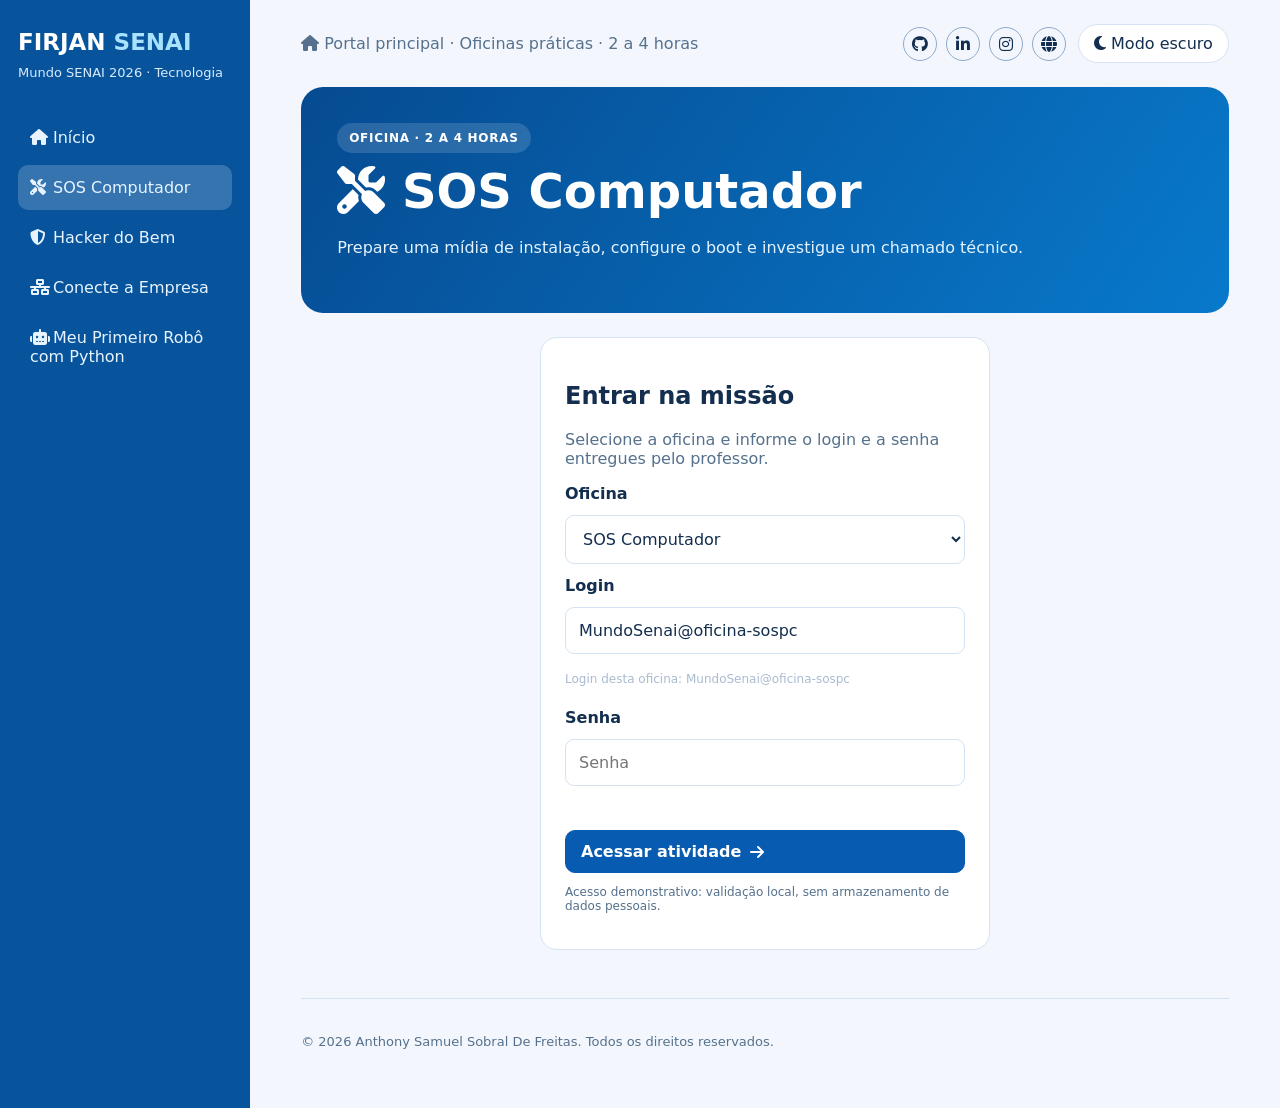
<file: index.html>
<!doctype html><html lang="pt-BR"><head><meta charset="utf-8"><meta name="viewport" content="width=device-width,initial-scale=1"><title>SOS Computador | Mundo SENAI 2026</title><link rel="stylesheet" href="style.css"><link rel="stylesheet" href="https://cdnjs.cloudflare.com/ajax/libs/font-awesome/6.7.2/css/all.min.css"><style>.ms-social{display:flex;align-items:center;justify-content:flex-end;gap:9px;margin-left:auto}.ms-social a{display:inline-flex;align-items:center;justify-content:center;width:34px;height:34px;border:1px solid #8eaaca;border-radius:50%;color:inherit;text-decoration:none}.ms-social a:hover{background:#a8d9ff33}.ms-quick{display:flex;gap:8px;flex-wrap:wrap;margin:12px 0}.ms-quick a{border:1px solid #8eaaca;border-radius:8px;padding:8px 10px;text-decoration:none;color:inherit}.ms-material{display:flex;gap:8px;flex-wrap:wrap;margin:12px 0}.ms-material a{padding:9px;border:1px solid #8eaaca;border-radius:8px;color:inherit;text-decoration:none}</style></head><body><div class="layout"><aside class="side"><div class="brand">FIRJAN <span style="color:#a8e2ff">SENAI</span><small>Mundo SENAI 2026 · Tecnologia</small></div><nav><a class="" href="https://sammyfreitas.github.io/mundo-senai-2026/"><i class="fa-solid fa-house"></i>Início</a><a class="active" href="https://sammyfreitas.github.io/mundo-senai-2026/sos-pc.html" target="_blank" rel="noopener noreferrer"><i class="fa-solid fa-screwdriver-wrench"></i>SOS Computador</a><a class="" href="https://sammyfreitas.github.io/mundo-senai-2026/seg-digital.html" target="_blank" rel="noopener noreferrer"><i class="fa-solid fa-shield-halved"></i>Hacker do Bem</a><a class="" href="https://sammyfreitas.github.io/mundo-senai-2026/redes.html" target="_blank" rel="noopener noreferrer"><i class="fa-solid fa-network-wired"></i>Conecte a Empresa</a><a class="" href="https://sammyfreitas.github.io/mundo-senai-2026/automacao.html" target="_blank" rel="noopener noreferrer"><i class="fa-solid fa-robot"></i>Meu Primeiro Robô com Python</a></nav></aside><main class="wrap"><div class="top"><span class="muted"><a href="https://sammyfreitas.github.io/mundo-senai-2026/" style="color:inherit;text-decoration:none"><i class="fa-solid fa-house"></i> Portal principal</a> · Oficinas práticas · 2 a 4 horas</span><div class="ms-social" aria-label="Redes sociais"><a aria-label="GitHub" href="https://github.com/sammyfreitas" target="_blank" rel="noopener noreferrer"><i class="fa-brands fa-github"></i></a><a aria-label="LinkedIn" href="https://www.linkedin.com/in/tony-s-freitas/" target="_blank" rel="noopener noreferrer"><i class="fa-brands fa-linkedin-in"></i></a><a aria-label="Instagram" href="https://www.instagram.com/anthony_tijuduke" target="_blank" rel="noopener noreferrer"><i class="fa-brands fa-instagram"></i></a><a aria-label="Portfólio" href="https://sammyfreitas.github.io/portfolioSite/" target="_blank" rel="noopener noreferrer"><i class="fa-solid fa-globe"></i></a></div><button id="theme" class="theme" type="button"><i class="fa-solid fa-moon"></i> Tema</button></div><section class="hero"><span class="pill">OFICINA · 2 A 4 HORAS</span><h1><i class="fa-solid fa-screwdriver-wrench"></i> SOS Computador</h1><p>Prepare uma mídia de instalação, configure o boot e investigue um chamado técnico.</p></section><section id="login" class="panel login" style="max-width:450px;margin:24px auto"><h2>Entrar na missão</h2><p class="muted">Selecione a oficina e informe o login e a senha entregues pelo professor.</p><form id="loginForm"><label for="oficina">Oficina</label><select id="oficina"><option value="sos" selected>SOS Computador</option><option value="seg" >Hacker do Bem</option><option value="redes" >Conecte a Empresa</option><option value="python" >Meu Primeiro Robô com Python</option></select><label for="usuario">Login</label><input id="usuario" name="usuario-sos-pc-2026" autocomplete="off" value="MundoSenai@oficina-sospc" required placeholder="MundoSenai@oficina-sospc" aria-describedby="loginHint"><small id="loginHint" style="display:block;color:#a9bbd0;font-size:12px;margin:6px 0 10px">Login desta oficina: MundoSenai@oficina-sospc</small><label for="senha">Senha</label><input id="senha" name="senha-sos-pc-2026" autocomplete="off" type="password" required placeholder="Senha"><div id="erro" class="error" role="alert"></div><button type="submit" class="btn primary">Acessar atividade <i class="fa-solid fa-arrow-right"></i></button></form><p class="status">Acesso demonstrativo: validação local, sem armazenamento de dados pessoais.</p></section><section id="atividade" class="hidden"><div class="panel"><h2>Prática nos laboratórios</h2><p>Abra a ferramenta em outra aba. Alguns módulos ainda estão em desenvolvimento.</p><div class="buttons"><a class="btn primary" target="_blank" rel="noopener noreferrer" href="https://sammyfreitas.github.io/Laboratorio_Virtual/#rufus">Abrir Rufus ↗</a><a class="btn primary" target="_blank" rel="noopener noreferrer" href="https://sammyfreitas.github.io/Laboratorio-Windows/">Abrir Windows ↗</a></div></div><div class="panel"><div class="top"><h2>Seu roteiro de atividades</h2><span id="contador" class="muted">1 de 7</span></div><div id="etapas" class="steps"></div><div class="stepbody"><h3 id="tituloEtapa"></h3><p id="descricaoEtapa"></p><div id="laboratorio"></div></div><div class="buttons"><button class="btn" id="anterior">Anterior</button><button class="btn primary" id="proximo">Próxima etapa <i class="fa-solid fa-arrow-right"></i></button></div></div><h2 style="margin-top:28px">Desafio rápido</h2><div class="panel"><p>Para iniciar por um pendrive de instalação, qual configuração você precisa verificar?</p><form id="quiz"><label><input type="radio" name="resposta" value="0"> Ordem de inicialização (boot)</label><label><input type="radio" name="resposta" value="1"> Volume do sistema</label><label><input type="radio" name="resposta" value="2"> Papel de parede</label><button class="btn primary" type="submit">Verificar resposta</button></form><p id="feedback" aria-live="polite"></p></div><h2 style="margin-top:28px">Materiais da oficina</h2><div class="panel"><p class="muted">Os arquivos serão adicionados ao repositório da oficina. Enquanto isso, consulte o roteiro aqui na página.</p><div class="ms-material"><a href="https://github.com/sammyfreitas/oficina-sos-pc/raw/refs/heads/main/materiais/guia-aluno.pdf" download>📕 Guia do aluno (PDF)</a><a href="https://github.com/sammyfreitas/oficina-sos-pc/raw/refs/heads/main/materiais/oficinaSOS.zip" download>📦 Pacote completo (ZIP)</a><a href="https://github.com/sammyfreitas/oficina-sos-pc" target="_blank" rel="noopener">↗ Repositório</a></div></div></section><footer class="footer"><p>© 2026 Anthony Samuel Sobral De Freitas. Todos os direitos reservados.</p></footer></main></div><script>const themeButton=document.getElementById('theme');document.getElementById('usuario').value="MundoSenai@oficina-sospc";function setTheme(t){document.documentElement.dataset.theme=t;try{localStorage.setItem('ms-theme',t)}catch(e){}themeButton.innerHTML=t==='dark'?'<i class="fa-solid fa-sun"></i> Modo claro':'<i class="fa-solid fa-moon"></i> Modo escuro'}setTheme((()=>{try{return localStorage.getItem('ms-theme')}catch(e){return null}})()==='dark'?'dark':'light');themeButton.addEventListener('click',()=>setTheme(document.documentElement.dataset.theme==='dark'?'light':'dark'));
const ID="sos", FILES=[["Chamado técnico","Cenário: o computador fictício está lento e demora a iniciar. Leia os sintomas e identifique quais ferramentas podem ajudar. Não faça reparos em computadores reais sem autorização.","",""],["Preparar mídia de instalação","Abra diretamente o simulador Rufus. Identifique a imagem ISO, o pendrive fictício, o esquema GPT/MBR e o sistema de destino. Compare as opções antes de clicar em INICIAR.","https://sammyfreitas.github.io/Laboratorio_Virtual/#rufus","Abrir simulador Rufus ↗"],["Configurar UEFI","Abra diretamente a UEFI. Acesse a guia Boot, localize a prioridade de inicialização e identifique como selecionar o dispositivo USB. Compare com o modo BIOS Legacy.","https://sammyfreitas.github.io/Laboratorio_Virtual/#uefi","Abrir simulador UEFI ↗"],["Iniciar Linux Mint","Com orientação do professor, abra a máquina virtual Linux Mint já preparada no VirtualBox do computador da oficina. Observe a tela de inicialização e o ambiente de trabalho.","",""],["Investigar Gerenciador de Tarefas","Abra o Windows 10 simulado diretamente no Gerenciador de Tarefas. Examine Processos, Desempenho (CPU, Memória e Disco) e Inicializar. Identifique um aplicativo não essencial com impacto alto na inicialização.","https://sammyfreitas.github.io/oficina-sos-pc/win10-simulator.html?tool=taskmgr","Abrir Gerenciador de Tarefas ↗"],["Diagnóstico no CMD","Abra o Prompt de Comando simulado. Digite sfc /scannow e leia o resultado. Depois execute chkdsk C: /f; quando solicitado, agende a verificação e observe a reinicialização simulada.","https://sammyfreitas.github.io/oficina-sos-pc/win10-simulator.html?tool=cmd","Abrir Prompt de Comando ↗"],["Configurar memória virtual","Abra a tela de Memória Virtual no Windows 10 simulado. Desmarque o gerenciamento automático, examine tamanho inicial e máximo, teste uma configuração válida e observe a resposta. Reative o automático ao discutir boas práticas.","https://sammyfreitas.github.io/oficina-sos-pc/win10-simulator.html?tool=memory","Abrir Memória Virtual ↗"]], USERS={"sos":"MundoSenai@oficina-sos-pc","seg":"MundoSenai@oficina-seg-digital","redes":"MundoSenai@oficina-redes","python":"MundoSenai@oficina-automacao"}, LAB="Laboratório Rufus / BIOS / UEFI";
let step=0;const qs=s=>document.querySelector(s);
qs('#oficina').addEventListener('change',e=>{const match={"sos":"sos-pc.html","seg":"seg-digital.html","redes":"redes.html","python":"automacao.html"}[e.target.value];if(match&&e.target.value!==ID)location.href=match});
qs('#loginForm').addEventListener('submit',e=>{e.preventDefault();if((qs('#usuario').value.trim()===USERS[ID] || (ID==='sos' && qs('#usuario').value.trim()==='MundoSenai@oficina-sospc'))&&qs('#senha').value==='Senai@123'){qs('#login').classList.add('hidden');qs('#atividade').classList.remove('hidden');sessionStorage.setItem('ms-access-'+ID,'1');render()}else qs('#erro').textContent='Credenciais incorretas. Confira com o professor.'});
if(sessionStorage.getItem('ms-access-'+ID)==='1'){qs('#login').classList.add('hidden');qs('#atividade').classList.remove('hidden');render()}else{qs('#atividade').classList.add('hidden');qs('#login').classList.remove('hidden')}const checkedSteps=new Set(JSON.parse(sessionStorage.getItem('ms-sos-steps')||'[]'));function markStep(yes){if(yes)checkedSteps.add(step);else checkedSteps.delete(step);sessionStorage.setItem('ms-sos-steps',JSON.stringify([...checkedSteps]));render()}function render(){qs('#contador').textContent=(step+1)+' de '+FILES.length;qs('#etapas').innerHTML=FILES.map((x,i)=>'<button type="button" class="'+(i===step?'active':'')+'" data-i="'+i+'">'+(checkedSteps.has(i)?'✓ ':'')+(i+1)+'. '+x[0]+'</button>').join('');qs('#etapas').querySelectorAll('button').forEach(b=>b.onclick=()=>{step=Number(b.dataset.i);render()});qs('#tituloEtapa').textContent=FILES[step][0];qs('#descricaoEtapa').textContent=FILES[step][1];const link=FILES[step][2];qs('#laboratorio').innerHTML=(link?'<p><a class="btn primary" target="_blank" rel="noopener noreferrer" href="'+link+'"><i class="fa-solid fa-arrow-up-right-from-square"></i> '+FILES[step][3]+'</a></p>':'')+'<label style="display:flex;gap:10px;align-items:center;margin-top:18px;padding:12px;border:1px solid #567;border-radius:9px"><input type="checkbox" id="stepDone" '+(checkedSteps.has(step)?'checked':'')+'> Concluí esta atividade</label><div id="missionSuccess" role="status" style="margin-top:14px"></div>';qs('#stepDone').onchange=e=>markStep(e.target.checked);if(checkedSteps.size===FILES.length)qs('#missionSuccess').innerHTML='<div style="padding:18px;background:#164d38;color:white;border-radius:12px"><strong>🎉 Parabéns! Você concluiu a missão SOS Computador!</strong><p>Você explorou inicialização, diagnóstico e manutenção no ambiente simulado.</p></div>';qs('#anterior').disabled=step===0;qs('#proximo').disabled=step===FILES.length-1;qs('#proximo').textContent=step===FILES.length-1?'Última etapa':'Próxima etapa →'}
qs('#anterior').onclick=()=>{step=Math.max(0,step-1);render()};qs('#proximo').onclick=()=>{step=Math.min(FILES.length-1,step+1);render()};
qs('#quiz').addEventListener('submit',e=>{e.preventDefault();const selected=qs('input[name=resposta]:checked');qs('#feedback').textContent=!selected?'Selecione uma resposta.':Number(selected.value)===0?'Correto! Você concluiu o desafio.':'Ainda não. Revise o conteúdo e tente novamente.'});
</script></body></html>
</file>
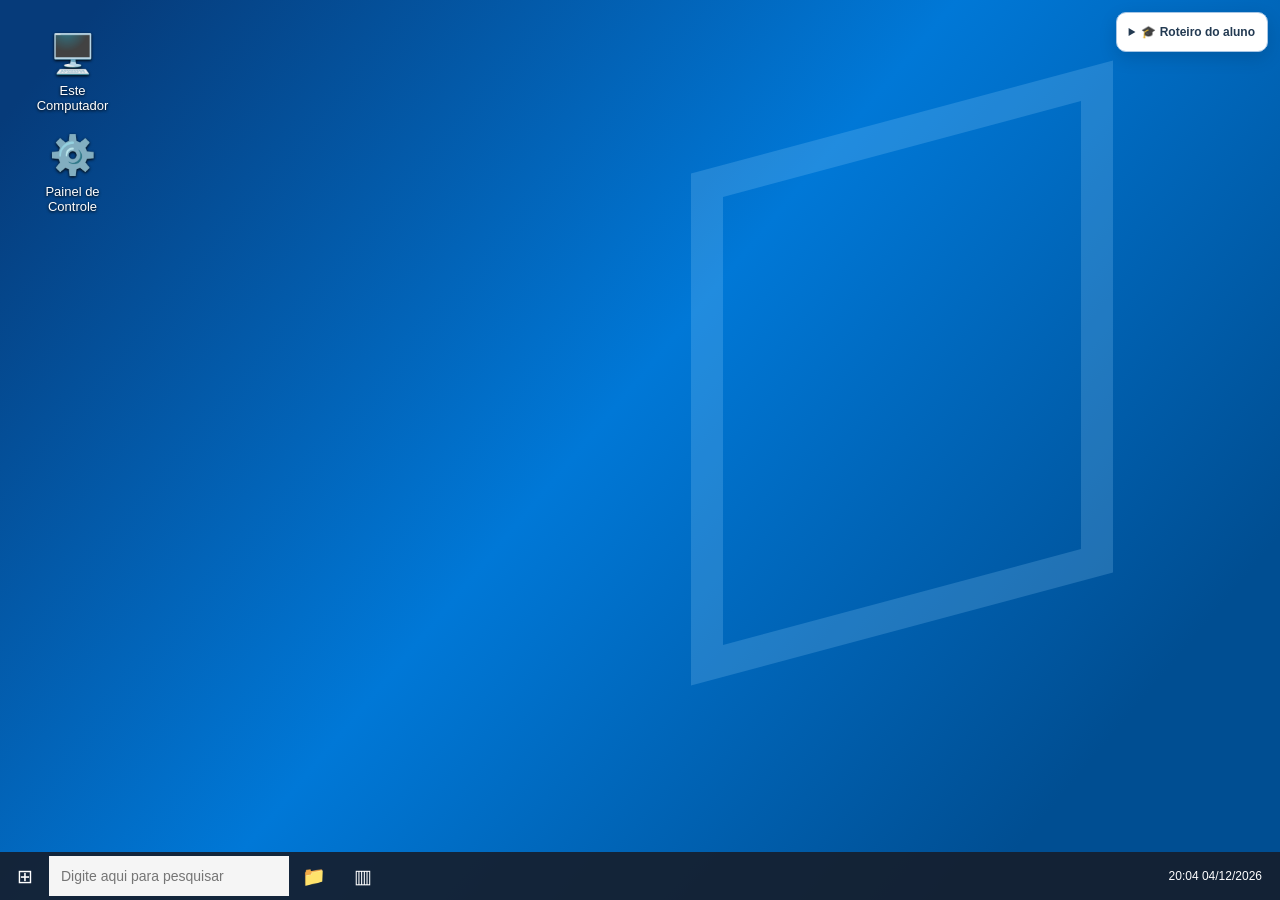
<file: win10-simulator.html>
<!doctype html><html lang="pt-BR"><head><meta charset="utf-8"><meta name="viewport" content="width=device-width,initial-scale=1"><title>Laboratório Windows 10 | Mundo SENAI</title><style>
:root{font-family:'Segoe UI',Arial,sans-serif;color:#202124}*{box-sizing:border-box}body{margin:0;background:#111827}.desktop{min-height:100vh;background:linear-gradient(130deg,#063b7a 5%,#0078d7 47%,#004e92 85%);position:relative;padding:22px 20px 70px;overflow:hidden}.desktop:before{content:'';position:absolute;right:13%;top:13%;width:28vw;height:35vw;border:32px solid #a6ddff33;transform:skewY(-15deg);pointer-events:none}.shortcut{position:relative;display:flex;flex-direction:column;align-items:center;width:105px;gap:7px;color:white;text-shadow:0 1px 3px #000;cursor:pointer;font-size:13px;text-align:center;padding:10px}.shortcut:hover{background:#ffffff22}.shortcut .ico{font-size:38px}.taskbar{position:fixed;bottom:0;left:0;right:0;height:48px;background:#151e2de8;display:flex;align-items:center;color:white;z-index:20}.taskbar button{height:48px;min-width:49px;background:transparent;color:white;border:0;font-size:19px;cursor:pointer}.taskbar button:hover{background:#ffffff30}.taskbar .search{font:14px 'Segoe UI',sans-serif;background:#f5f5f5;color:#444;border:0;width:240px;max-width:40vw;padding:12px;outline:0}.clock{margin-left:auto;font-size:12px;padding:0 18px}.startmenu{position:fixed;bottom:48px;left:0;width:340px;background:#182b42f5;color:white;z-index:19;box-shadow:0 0 20px #0005;padding:18px;display:none}.startmenu.open{display:block}.startmenu h3{margin:0 0 15px}.startmenu button{display:block;width:100%;background:transparent;color:white;border:0;text-align:left;padding:12px;cursor:pointer}.startmenu button:hover{background:#ffffff26}.window{position:absolute;top:11%;left:50%;transform:translateX(-50%);width:min(730px,calc(100vw - 28px));background:#f6f6f6;border:1px solid #8e9baa;box-shadow:0 14px 60px #001b3b80;z-index:5;min-height:210px;color:#222}.window.hidden,.hidden{display:none!important}.titlebar{height:35px;background:white;display:flex;align-items:center;justify-content:space-between;padding-left:13px;font-size:13px;cursor:move}.titlebar .close{background:transparent;border:0;height:35px;width:45px;font-size:18px;cursor:pointer}.titlebar .close:hover{background:#e81123;color:white}.content{padding:21px;font-size:14px;max-height:72vh;overflow:auto}.content h2{font-size:21px;font-weight:400;margin:0 0 16px}.content h3{font-size:16px;font-weight:500}.btn{background:#e9e9e9;border:1px solid #999;padding:8px 15px;cursor:pointer;color:#222}.btn:hover{background:#d9e9f8}.primary{background:#0078d4;color:white;border-color:#006bbd}.primary:hover{background:#0066b4}.line{display:flex;gap:10px;align-items:center;flex-wrap:wrap;margin:12px 0}.field{display:flex;flex-direction:column;gap:5px;margin:10px 0}input[type=number],input[type=text],select{padding:8px;border:1px solid #999;font:inherit}.panel{border:1px solid #b8b8b8;padding:13px;margin:13px 0;background:white}.panel legend{font-size:13px}.tip{background:#e8f4fc;border-left:4px solid #0078d7;padding:12px;margin:14px 0;line-height:1.5}.warn{background:#fff2d8;border-left:4px solid #d49a00;padding:12px;margin:14px 0}.error{background:#ffe6e6;border-left:4px solid #c52d2d;padding:12px;margin:14px 0}.ok{background:#e1f6e7;border-left:4px solid #238c48;padding:12px;margin:14px 0}.cmd{background:#080808;color:#ddd;font:15px Consolas,'Courier New',monospace;padding:12px;height:310px;overflow:auto;white-space:pre-wrap;line-height:1.5}.cmd-entry{display:flex;background:#080808;color:#ddd;align-items:center;padding:0 12px 12px;font:14px Consolas,monospace}.cmd-entry input{flex:1;background:transparent;color:#eee;border:0;outline:0;font:inherit;min-width:0}.cmd-entry button{background:#333;color:white;border:1px solid #777;padding:5px 10px}.cmdtips{display:flex;gap:7px;flex-wrap:wrap;margin:10px 0}.cmdtips button{font:12px Consolas,monospace;border:1px solid #aaa;background:#fff;padding:7px;cursor:pointer}.overlay{position:fixed;inset:0;background:#050e20d8;color:white;z-index:40;display:none;align-items:center;justify-content:center;text-align:center;padding:20px}.overlay.open{display:flex}.boot{width:min(620px,95vw)}.boot h2{font-weight:400}.spinner{height:36px;width:36px;border:4px solid #ffffff44;border-top-color:white;border-radius:50%;animation:spin .8s linear infinite;margin:30px auto}@keyframes spin{to{transform:rotate(360deg)}}.progress{height:9px;background:#ffffff33;margin:22px 0;border-radius:8px;overflow:hidden}.progress div{height:100%;background:#65baff;width:0;transition:width .3s}.guide{position:fixed;right:12px;top:12px;background:#fff;color:#233a52;border:1px solid #a7c6e5;border-radius:10px;padding:12px;max-width:250px;font-size:12px;z-index:2;box-shadow:0 6px 18px #0002}.guide summary{font-weight:700;cursor:pointer}.guide li{margin:6px 0}.badge{display:inline-block;background:#eaf3ff;color:#155e96;border-radius:14px;padding:4px 9px;font-size:12px}.disk{height:18px;background:#e0e0e0;border:1px solid #aaa;margin:10px 0}.disk span{display:block;background:#1681c4;height:100%;width:80%}@media(max-width:650px){.guide{position:relative;top:auto;right:auto;max-width:none;margin:8px 0 20px}.desktop{padding-top:8px}.window{top:12%;}.content{max-height:69vh}.taskbar .search{width:150px}}
.win-grid{display:grid;grid-template-columns:repeat(2,minmax(0,1fr));gap:12px}.win-grid button{background:#fff;border:1px solid #ccd5df;min-height:110px;text-align:left;padding:14px;font-size:25px;cursor:pointer}.win-grid b,.win-grid small{display:block;font-size:15px;margin-top:5px}.win-grid small{font-size:12px;color:#666}.settings-layout{display:grid;grid-template-columns:155px 1fr;gap:18px}.settings-layout aside{display:flex;flex-direction:column;gap:8px;background:#f0f0f0;padding:10px}.settings-layout aside button,.linklike{border:0;background:transparent;color:#0067b8;text-align:left;padding:9px;cursor:pointer}.linklike:hover{text-decoration:underline}.explorerbar{background:#f4f4f4;border:1px solid #ddd;padding:10px}.drive-button{border:1px solid #ddd;background:white;padding:15px;text-align:left;cursor:pointer;min-width:260px}.drive-button .disk{margin:8px 0}.contextmenu{width:260px;border:1px solid #ccc;background:white;box-shadow:0 6px 20px #0002}.contextmenu button{display:block;width:100%;border:0;background:white;text-align:left;padding:12px;cursor:pointer}.contextmenu button:hover{background:#dcefff}.tabs{display:flex;gap:6px;flex-wrap:wrap;margin-bottom:20px}.tabs button{border:1px solid #bbb;background:#f5f5f5;padding:8px 12px;cursor:pointer}@media(max-width:620px){.settings-layout{grid-template-columns:1fr}.win-grid{grid-template-columns:1fr}} 
.taskmgr{font-size:13px;background:#fff;border:1px solid #bbb}.task-tabs{display:flex;border-bottom:1px solid #aaa;background:#f5f5f5;flex-wrap:wrap}.task-tabs button{background:transparent;border:0;padding:10px 14px;cursor:pointer}.task-tabs button.selected{background:#fff;border-bottom:3px solid #0078d4;font-weight:600}.task-columns{display:grid;grid-template-columns:170px 1fr;min-height:330px}.task-side{border-right:1px solid #ddd}.task-side button{display:block;width:100%;border:0;background:white;text-align:left;padding:13px;cursor:pointer}.task-side button.selected{background:#d9ebfc}.task-detail{padding:18px}.task-chart{height:135px;border:1px solid #8ac6e6;background:repeating-linear-gradient(0deg,transparent,transparent 26px,#b9e2f3 27px),repeating-linear-gradient(90deg,#effaff,#effaff 26px,#b9e2f3 27px);position:relative;overflow:hidden}.task-chart svg{height:100%;width:100%}.task-stats{display:grid;grid-template-columns:1fr 1fr;gap:12px;margin-top:15px}.startup-table{width:100%;border-collapse:collapse;background:white}.startup-table th,.startup-table td{padding:10px 7px;border-bottom:1px solid #ddd;text-align:left;font-size:12px}.startup-table tr.selected{background:#dcefff}.startup-table tr{cursor:pointer}.msinfo{display:grid;grid-template-columns:205px 1fr;min-height:370px;background:#fff;border:1px solid #aaa}.ms-tree{border-right:1px solid #aaa;padding:12px 8px}.ms-tree button{display:block;border:0;background:transparent;text-align:left;padding:9px;width:100%;cursor:pointer}.ms-tree button.selected{background:#dcefff}.ms-table{padding:12px;overflow:auto}.ms-table table{border-collapse:collapse;width:100%}.ms-table td{border-bottom:1px solid #e5e5e5;padding:9px;font-size:12px}.muted-control{color:#888!important;cursor:default!important}.window{width:min(860px,calc(100vw - 28px))}@media(max-width:600px){.task-columns{grid-template-columns:110px 1fr}.msinfo{grid-template-columns:115px 1fr}.task-side button{padding:9px 5px}.task-detail{padding:9px}}
</style></head><body><div class="desktop" id="desktop"><details class="guide"><summary>🎓 Roteiro do aluno</summary><ol><li>Abra o menu Iniciar ou use <b>Win + R</b>.</li><li>Memória virtual: <b>Iniciar → Configurações → Sistema → Sobre → Configurações avançadas do sistema → Desempenho → Configurações → Avançado → Alterar</b>.</li><li>Limpeza: <b>Explorador → Este Computador → Disco C: → Propriedades → Limpeza de Disco</b>.</li><li>Otimização: <b>Disco C: → Propriedades → Ferramentas → Otimizar</b>.</li><li>Terminal: pesquise <b>cmd</b> no Menu Iniciar, ou use <b>Win + R</b>.</li><li>Gerenciador de Tarefas: <b>Ctrl + Shift + Esc</b> → Desempenho / Inicializar. Informações do Sistema: <b>Win + R → msinfo32</b>.</li><li>Teste <b>sfc /scannow</b> e <b>chkdsk C: /f</b>.</li></ol><span class="badge">Tudo é simulado</span></details><div class="shortcut" onclick="openTool('computer')" ondblclick="openTool('computer')"><span class="ico">🖥️</span>Este Computador</div><div class="shortcut" onclick="openTool('control')" ondblclick="openTool('control')"><span class="ico">⚙️</span>Painel de Controle</div><div id="startmenu" class="startmenu"><h3>☷ Iniciar</h3><button onclick="openTool('settings')">⚙ Configurações</button><button onclick="openTool('control')">▣ Painel de Controle</button><button onclick="openTool('computer')">🖥 Este Computador</button><button onclick="openTool('apps')">▦ Todos os aplicativos</button><button onclick="openTool('run')">▤ Executar</button><button onclick="openTool('taskmgr')">▦ Gerenciador de Tarefas</button><button onclick="openTool('msinfo')">ⓘ Informações do Sistema</button></div><div id="window" class="window hidden"><div class="titlebar"><span id="windowTitle">Windows 10</span><button class="close" onclick="closeWindow()" aria-label="Fechar">×</button></div><div class="content" id="windowContent"></div></div></div><div class="taskbar"><button onclick="toggleStart()" title="Iniciar">⊞</button><input class="search" id="search" placeholder="Digite aqui para pesquisar" aria-label="Pesquisar no Windows"><button onclick="openTool('computer')" title="Explorador de Arquivos">📁</button><button onclick="openTool('taskmgr')" title="Gerenciador de Tarefas">▥</button><span class="clock" id="clock"></span></div><div id="overlay" class="overlay"><div class="boot"><h2 id="bootTitle">Reiniciando</h2><div class="spinner"></div><p id="bootMessage">Aguarde...</p><div class="progress"><div id="bootBar"></div></div><button id="bootClose" class="btn hidden" onclick="finishBoot()">Voltar ao Windows</button></div></div><script>
'use strict';let active='',step='',taskTab='processes',taskPerf='CPU',selectedStartup=0,disk={capacity:120,free:24,ram:4,page:4096,auto:true,cleanup:false,optimized:false},pendingChkdsk=false,bootTimer=null;const startupApps=[{name:'Microsoft OneDrive',publisher:'Microsoft Corporation',impact:'Alto',enabled:true,essential:false,explain:'Se não utiliza sincronização automática, pode desabilitar a inicialização; o programa continuará disponível.'},{name:'Microsoft Defender',publisher:'Microsoft Corporation',impact:'Médio',enabled:true,essential:true,explain:'Proteção do Windows. Não desative componentes de segurança para ganhar desempenho.'},{name:'Spotify',publisher:'Spotify AB',impact:'Médio',enabled:true,essential:false,explain:'Pode desabilitar o início automático sem desinstalar o aplicativo.'},{name:'Microsoft Teams',publisher:'Microsoft Corporation',impact:'Alto',enabled:true,essential:false,explain:'Desabilite apenas se não precisa receber mensagens ao iniciar o Windows.'},{name:'Realtek HD Audio Universal Service',publisher:'Realtek',impact:'Baixo',enabled:true,essential:true,explain:'Serviço relacionado ao áudio; preserve os recursos do dispositivo.'},{name:'Steam Client Bootstrapper',publisher:'Valve',impact:'Alto',enabled:true,essential:false,explain:'Pode iniciar manualmente quando for jogar.'},{name:'Windows Security notification icon',publisher:'Microsoft',impact:'Baixo',enabled:true,essential:true,explain:'Mantém avisos importantes de segurança na área de notificação.'}];const $=id=>document.getElementById(id);function toggleStart(){ $('startmenu').classList.toggle('open') }function closeWindow(){ $('window').classList.add('hidden');active='';}function show(title,html){$('startmenu').classList.remove('open');$('windowTitle').textContent=title;$('windowContent').innerHTML=html;$('window').classList.remove('hidden')};function openTool(tool){active=tool;step='';const f={run:renderRun,settings:renderSettings,control:renderControl,computer:renderComputer,about:renderAbout,storageSettings:renderStorageSettings,driveProperties:renderDriveProperties,driveTools:renderDriveTools,apps:renderApps,controlSystem:renderControlSystem,driveMenu:renderDriveMenu,checkErrors:renderCheckErrors,storageTemp:renderStorageTemp,sysdm:renderSystem,performance:renderPerformance,memory:renderMemory,cleanmgr:renderCleanup,dfrgui:renderOptimize,cmd:renderCmd,taskmgr:renderTaskManager,msinfo:renderMsinfo};(f[tool]||renderUnknown)()};function renderUnknown(){show('Windows 10','<p>Este item não está disponível no ambiente de treinamento.</p>')};function renderRun(){show('Executar',`<p>Digite o nome de um programa, pasta, documento ou recurso da Internet e o Windows o abrirá para você.</p><div class="line"><label for="runInput">Abrir:</label><input type="text" id="runInput" style="flex:1" placeholder="Ex.: sysdm.cpl" onkeydown="if(event.key==='Enter')executeRun()"></div><div class="line" style="justify-content:end"><button class="btn primary" onclick="executeRun()">OK</button><button class="btn" onclick="closeWindow()">Cancelar</button></div>`);$('runInput').focus()};function executeRun(){const value=$('runInput').value.trim().toLowerCase();const routes={'sysdm.cpl':'sysdm','control':'control','cleanmgr':'cleanmgr','dfrgui':'dfrgui','cmd':'cmd','taskmgr':'taskmgr','msinfo32':'msinfo','explorer':'computer','ms-settings:':'settings','ms-settings:about':'about','ms-settings:storagesense':'storageSettings'};if(routes[value])openTool(routes[value]);else show('Executar',`<div class="error">O Windows não pode encontrar '${esc(value)}'. Certifique-se de que o nome foi digitado corretamente e tente novamente.</div><button class="btn" onclick="openTool('run')">Tentar novamente</button>`)};function renderSettings(){show('Configurações',`<h2>⚙ Configurações do Windows</h2><p>Localizar uma configuração</p><div class="win-grid"><button onclick="openTool('about')">🖥️<b>Sistema</b><small>Tela, som, notificações, energia, armazenamento e Sobre</small></button><button onclick="openTool('apps')">▦<b>Aplicativos</b><small>Desinstalar, padrões, recursos opcionais</small></button><button onclick="openTool('control')">⚙️<b>Dispositivos</b><small>Impressoras, Bluetooth e outros dispositivos</small></button></div>`)};
function renderAbout(){show('Configurações > Sistema',`<div class="settings-layout"><aside><b>Sistema</b><button onclick="openTool('settings')">← Início</button><button onclick="openTool('storageSettings')">Armazenamento</button><button onclick="openTool('about')">Sobre</button></aside><div><h2>Sobre</h2><p>Especificações do dispositivo</p><div class="panel"><p>Nome do dispositivo: DESKTOP-SENAI</p><p>RAM instalada: ${disk.ram} GB</p><p>Tipo de sistema: sistema operacional de 64 bits</p></div><h3>Especificações do Windows</h3><p>Windows 10 Pro · versão 22H2</p><h3>Configurações relacionadas</h3><button class="linklike" onclick="openTool('sysdm')">Configurações avançadas do sistema ↗</button><p class="tip">No Windows 10, você também pode encontrar esse link pesquisando por “Exibir configurações avançadas do sistema”.</p></div></div>`)};
function renderStorageSettings(){show('Configurações > Sistema > Armazenamento',`<div class="settings-layout"><aside><b>Sistema</b><button onclick="openTool('about')">Sobre</button><button onclick="openTool('storageSettings')">Armazenamento</button></aside><div><h2>Armazenamento</h2><p>Disco Local (C:) — ${disk.capacity} GB</p><div class="disk"><span style="width:${100*(disk.capacity-disk.free)/disk.capacity}%"></span></div><p>${disk.free.toFixed(1)} GB livres</p><button class="linklike" onclick="openTool('storageTemp')">Arquivos temporários</button><p class="tip">Para a ferramenta clássica Limpeza de Disco, abra o Explorador de Arquivos → Este Computador → clique com o botão direito em Disco Local (C:) → Propriedades.</p><button class="btn" onclick="openTool('computer')">Abrir Este Computador</button></div></div>`)};
function renderApps(){show('Todos os aplicativos',`<h2>Todos os aplicativos</h2><div class="panel"><button class="btn" onclick="openTool('control')">Sistema do Windows → Painel de Controle</button> <button class="btn" onclick="openTool('computer')">Explorador de Arquivos</button> <button class="btn" onclick="openTool('cmd')">Sistema do Windows → Prompt de Comando</button> <button class="btn" onclick="openTool('taskmgr')">Sistema do Windows → Gerenciador de Tarefas</button> <button class="btn" onclick="openTool('msinfo')">Ferramentas Administrativas do Windows → Informações do Sistema</button></div>`)};
function renderControl(){show('Painel de Controle',`<h2>Painel de Controle</h2><p>Exibir por: Categoria</p><div class="panel"><button class="linklike" onclick="openTool('controlSystem')">Sistema e Segurança</button> <button class="linklike" onclick="openTool('computer')">Explorador de Arquivos</button></div>`)};
function renderComputer(){show('Explorador de Arquivos — Este Computador',`<div class="explorerbar">← → ↑ &nbsp; Este Computador</div><h2>Dispositivos e unidades</h2><div class="panel"><button class="drive-button" onclick="openTool('driveMenu')">💽 <b>Disco Local (C:)</b><div class="disk"><span style="width:${100*(disk.capacity-disk.free)/disk.capacity}%"></span></div><small>${disk.free.toFixed(1)} GB livres de ${disk.capacity} GB</small></button><p class="tip">Clique com o botão direito no disco no Windows real. Aqui, clique na unidade para simular o menu de contexto.</p></div>`)};
function renderDriveMenu(){show('Este Computador — Disco Local (C:)',`<h2>Disco Local (C:)</h2><div class="contextmenu"><button onclick="openTool('driveProperties')">Propriedades</button><button onclick="openTool('computer')">Abrir</button></div>`)};
function renderDriveProperties(){show('Propriedades de Disco Local (C:)',`<div class="tabs"><button onclick="openTool('driveProperties')">Geral</button><button onclick="openTool('driveTools')">Ferramentas</button><button>Hardware</button><button>Compartilhamento</button></div><h2>Disco Local (C:)</h2><p>Sistema de arquivos: NTFS</p><p>Espaço livre: ${disk.free.toFixed(1)} GB</p><div class="disk"><span style="width:${100*(disk.capacity-disk.free)/disk.capacity}%"></span></div><button class="btn" onclick="openTool('cleanmgr')">Limpeza de Disco</button>`)};
function renderDriveTools(){show('Propriedades de Disco Local (C:) — Ferramentas',`<div class="tabs"><button onclick="openTool('driveProperties')">Geral</button><button onclick="openTool('driveTools')">Ferramentas</button></div><fieldset class="panel"><legend>Verificação de erros</legend><p>Esta opção verificará se há erros no sistema de arquivos da unidade.</p><button class="btn" onclick="openTool('checkErrors')">Verificar</button></fieldset><fieldset class="panel"><legend>Otimizar e desfragmentar unidade</legend><p>Otimize unidades para melhorar a eficiência.</p><button class="btn" onclick="openTool('dfrgui')">Otimizar</button></fieldset>`)};
function renderCheckErrors(){show('Verificação de Erros — Disco Local (C:)',`<h2>Verificação de Erros</h2><p>Você não precisa verificar esta unidade, mas pode fazê-lo se desejar.</p><button class="btn primary" onclick="show('Verificação de Erros', '<p>Verificando a unidade C:...</p><div class=\"ok\">A verificação simulada foi concluída.</div>')">Verificar unidade</button>`)};
function renderControlSystem(){show('Painel de Controle > Sistema e Segurança',`<h2>Sistema e Segurança</h2><button class="linklike" onclick="openTool('about')">Sistema — Exibir informações básicas sobre o computador</button><p><button class="linklike" onclick="openTool('sysdm')">Configurações avançadas do sistema</button></p><button class="linklike" onclick="openTool('driveTools')">Segurança e Manutenção</button>`)};
function renderStorageTemp(){show('Configurações > Armazenamento > Arquivos temporários',`<h2>Arquivos temporários</h2><p>O Windows está analisando os arquivos temporários fictícios.</p><button class="btn" onclick="openTool('cleanmgr')">Abrir ferramenta clássica Limpeza de Disco (simulação)</button>`)};
function renderSystem(){show('Propriedades do Sistema',`<div class="line"><span class="badge">Nome do Computador</span><span class="badge">Hardware</span><span class="badge">Avançado</span><span class="badge">Proteção do Sistema</span></div><h2>Propriedades do Sistema — Avançado</h2><fieldset class="panel"><legend>Desempenho</legend><p>Efeitos visuais, agendamento do processador, uso de memória e memória virtual.</p><button class="btn" onclick="openTool('performance')">Configurações...</button></fieldset><fieldset class="panel"><legend>Inicialização e Recuperação</legend><p>Inicialização do sistema, falha do sistema e informações de depuração.</p></fieldset>`)};function renderPerformance(){show('Opções de Desempenho',`<div class="line"><span class="badge">Efeitos Visuais</span><span class="badge">Avançado</span><span class="badge">Prevenção de Execução de Dados</span></div><h2>Opções de Desempenho — Avançado</h2><fieldset class="panel"><legend>Memória virtual</legend><p>Um arquivo de paginação é uma área do disco rígido que o Windows usa como se fosse RAM.</p><p>Tamanho total do arquivo de paginação para todas as unidades: <b>${disk.page} MB</b></p><button class="btn" onclick="openTool('memory')">Alterar...</button></fieldset>`)};function renderMemory(){show('Memória Virtual',`<h2>Memória Virtual</h2><label><input type="checkbox" id="automatic" ${disk.auto?'checked':''} onchange="toggleMemory()"> Gerenciar automaticamente o tamanho do arquivo de paginação de todas as unidades</label><fieldset class="panel"><legend>Unidade selecionada</legend><p><b>C: [Sistema]</b> — ${disk.free.toFixed(1)} GB disponíveis de ${disk.capacity} GB</p><label><input type="radio" name="paging" value="custom" ${disk.auto?'disabled':'checked'}> Tamanho personalizado</label><div class="line"><label>Tamanho inicial (MB) <input type="number" id="initial" min="16" value="${disk.page}" ${disk.auto?'disabled':''}></label><label>Tamanho máximo (MB) <input type="number" id="maximum" min="16" value="${disk.page*2}" ${disk.auto?'disabled':''}></label></div><label><input type="radio" name="paging" value="none" ${disk.auto?'disabled':''}> Sem arquivo de paginação (não recomendado)</label></fieldset><p>Memória RAM instalada: ${disk.ram} GB. O sistema deve manter espaço livre suficiente para arquivos e atualizações.</p><div id="memoryFeedback"></div><div class="line"><button class="btn primary" onclick="saveMemory()">Definir</button><button class="btn" onclick="openTool('performance')">Cancelar</button></div>`)};function toggleMemory(){const auto=$('automatic').checked;document.querySelectorAll('input[name=paging],#initial,#maximum').forEach(e=>e.disabled=auto)};function saveMemory(){if($('automatic').checked){disk.auto=true;$('memoryFeedback').innerHTML='<div class="ok">Gerenciamento automático mantido. O Windows define o tamanho conforme a necessidade.</div>';return}const choice=document.querySelector('input[name=paging]:checked');if(choice?.value==='none'){$('memoryFeedback').innerHTML='<div class="warn">Desativar o arquivo de paginação pode causar falhas em programas e impedir a criação de despejos de memória. Escolha tamanho personalizado para esta missão.</div>';return}const ini=Number($('initial').value),max=Number($('maximum').value);if(!Number.isInteger(ini)||!Number.isInteger(max)||ini<16||max<ini){$('memoryFeedback').innerHTML='<div class="error">Os tamanhos precisam ser inteiros positivos e o máximo deve ser maior ou igual ao inicial.</div>';return}const extra=Math.max(0,max-disk.page)/1024,reserve=Math.max(10,disk.capacity*.1);if(extra>disk.free-reserve){$('memoryFeedback').innerHTML=`<div class="error">Não há espaço suficiente para essa configuração. Você tem ${disk.free.toFixed(1)} GB livres e deve preservar ao menos ${reserve.toFixed(1)} GB para o Windows e arquivos. Reduza o tamanho máximo.</div>`;return}disk.free-=extra;disk.page=max;disk.auto=false;$('memoryFeedback').innerHTML=`<div class="ok">Configuração aceita na simulação: inicial ${ini} MB e máximo ${max} MB. Espaço livre estimado: ${disk.free.toFixed(1)} GB. Algumas alterações exigem reinicialização.</div>`};function renderCleanup(){show('Limpeza de Disco para (C:)',`<h2>Limpeza de Disco (C:)</h2><p>Você pode usar a Limpeza de Disco para liberar espaço na unidade C:.</p><fieldset class="panel"><legend>Arquivos a serem excluídos</legend>${[['temp','Arquivos temporários',1.2],['cache','Arquivos temporários da Internet',.4],['trash','Lixeira',2.1],['updates','Arquivos de atualização do Windows',3.5]].map(x=>`<label class="line"><input type="checkbox" class="clean" value="${x[2]}" checked> ${x[1]} — ${x[2].toFixed(1)} GB</label>`).join('')}</fieldset><div id="cleanResult"></div><button class="btn primary" onclick="doCleanup()">OK — Excluir arquivos</button>`)};function doCleanup(){if(disk.cleanup){$('cleanResult').innerHTML='<div class="warn">A limpeza já foi executada neste cenário. Reinicie a atividade para testar novamente.</div>';return}const gain=[...document.querySelectorAll('.clean:checked')].reduce((a,b)=>a+Number(b.value),0);disk.free=Math.min(disk.capacity,disk.free+gain);disk.cleanup=true;$('cleanResult').innerHTML=`<div class="ok">Limpeza concluída. ${gain.toFixed(1)} GB de arquivos fictícios removidos. Espaço livre: ${disk.free.toFixed(1)} GB.</div>`};function renderOptimize(){show('Otimizar Unidades',`<h2>Otimizar Unidades</h2><p>Você pode otimizar suas unidades para ajudar o computador a funcionar com mais eficiência.</p><div class="panel"><b>Disco Local (C:)</b><p>Tipo de mídia: <b>Unidade de disco rígido (HDD)</b></p><p>Estado atual: <span id="optState">${disk.optimized?'OK (0% fragmentado)':'Precisa de otimização (18% fragmentado)'}</span></p></div><button class="btn" onclick="$('optState').textContent='Analisado: 18% fragmentado'">Analisar</button> <button class="btn primary" onclick="disk.optimized=true;$('optState').textContent='OK (0% fragmentado) — otimização simulada concluída'">Otimizar</button><div class="tip">Em SSDs, o Windows usa operações de otimização apropriadas, como TRIM; não é o mesmo procedimento de desfragmentação tradicional de HDD.</div>`)};function renderCmd(){show('Administrador: Prompt de Comando',`<div class="cmd" id="cmdOut">Microsoft Windows [versão 10.0.19045.XXXX]\n(c) Microsoft Corporation. Todos os direitos reservados.\n\n</div><div class="cmd-entry">C:\\Windows\\system32&gt;<input id="cmdInput" autocomplete="off" spellcheck="false" onkeydown="if(event.key==='Enter')runCommand()" aria-label="Digite um comando"><button onclick="runCommand()">↵</button></div><div class="cmdtips"><button onclick="typeCmd('sfc /scannow')">sfc /scannow</button><button onclick="typeCmd('sfc /verifyonly')">sfc /verifyonly</button><button onclick="typeCmd('chkdsk C:')">chkdsk C:</button><button onclick="typeCmd('chkdsk C: /f')">chkdsk C: /f</button><button onclick="typeCmd('chkdsk C: /r')">chkdsk C: /r</button><button onclick="typeCmd('chkdsk C: /f /r')">chkdsk C: /f /r</button><button onclick="typeCmd('sfc /?')">sfc /?</button><button onclick="typeCmd('chkdsk /?')">chkdsk /?</button></div><div id="cmdAction"></div>`);$('cmdInput').focus()};function typeCmd(s){$('cmdInput').value=s;$('cmdInput').focus()};function printCmd(s){const o=$('cmdOut');o.textContent+=s+'\n';o.scrollTop=o.scrollHeight};function runCommand(){const input=$('cmdInput'),raw=input.value.trim();input.value='';if(!raw)return;printCmd('C:\\Windows\\system32>'+raw);const parts=raw.toLowerCase().split(/\s+/),base=parts[0];if(base==='cls'&&parts.length===1){$('cmdOut').textContent='';return}if(base==='help'&&parts.length===1){printCmd('Comandos disponíveis: sfc, chkdsk, cls, help. Use sfc /? ou chkdsk /?.\n');return}if(base==='sfc'){const arg=parts.slice(1).join(' ');if(arg==='/?')printCmd('SFC [/SCANNOW] [/VERIFYONLY] [/SCANFILE=<arquivo>] [/VERIFYFILE=<arquivo>]\n/scannow: verifica e repara arquivos protegidos.\n/verifyonly: verifica sem reparar.\n');else if(arg==='/scannow')printCmd('Iniciando verificação de arquivos do sistema.\nVerificação 100% concluída.\nA Proteção de Recursos do Windows encontrou arquivos corrompidos e os reparou com êxito.\n');else if(arg==='/verifyonly')printCmd('Iniciando verificação.\nVerificação 100% concluída.\nA Proteção de Recursos do Windows encontrou violações de integridade. Nenhum reparo foi realizado.\n');else if(arg.startsWith('/scanfile=')&&arg.length>10)printCmd('O arquivo indicado foi verificado. Nenhuma violação de integridade foi encontrada. (Resultado simulado)\n');else if(arg.startsWith('/verifyfile=')&&arg.length>12)printCmd('O arquivo indicado foi verificado sem reparos. (Resultado simulado)\n');else printCmd('Proteção de Recursos do Windows: sintaxe incorreta.\nUse SFC /? para ver as opções disponíveis.\n');return}if(pendingChkdsk&&['s','sim','n','nao','não'].includes(base)){scheduleRestart(['s','sim'].includes(base));return}if(base==='chkdsk'){if(parts.length===2&&parts[1]==='/?'||parts.length===2&&parts[1]==='/?'){printCmd('CHKDSK [volume:] [/F] [/R] [/X] [/SCAN]\n/F corrige erros do disco.\n/R localiza setores defeituosos e tenta recuperar informações legíveis (inclui /F).\n/X força a desmontagem da unidade quando possível.\n/SCAN executa verificação online em NTFS.\n');return}const args=parts.slice(1),drive=args.find(a=>/^[a-z]:$/.test(a))||'c:',flags=args.filter(a=>a!==drive);if(args.some(a=>!(/^[a-z]:$/.test(a)||['/f','/r','/x','/scan'].includes(a)))||flags.some(a=>!['/f','/r','/x','/scan'].includes(a))||flags.includes('/scan')&&flags.some(a=>a!=='/scan')){printCmd('Parâmetro inválido. Use CHKDSK /? para obter ajuda.\n');return}if(drive!=='c:'){printCmd('Não é possível abrir o volume para acesso direto. A unidade não existe neste cenário.\n');return}if(flags.length===0||flags.length===1&&flags[0]==='/scan'){printCmd('O tipo do sistema de arquivos é NTFS.\nVerificando arquivos... 100% concluído.\nO Windows examinou o sistema de arquivos e encontrou problemas que exigem correção.\nExecute CHKDSK C: /F para corrigir os erros.\n');return}pendingChkdsk=true;printCmd('O tipo do sistema de arquivos é NTFS.\nNão é possível executar CHKDSK porque o volume está sendo usado por outro processo.\nDeseja agendar a verificação deste volume para a próxima vez em que o sistema for reiniciado? (S/N)');$('cmdAction').innerHTML='<div class="warn">Para aplicar a correção no disco do sistema, agende a verificação e reinicie a máquina fictícia.</div><button class="btn primary" onclick="scheduleRestart(true)">S — Sim, reiniciar agora</button> <button class="btn" onclick="scheduleRestart(false)">N — Não</button>';return}if(pendingChkdsk&&['s','sim','n','nao','não'].includes(base)){scheduleRestart(['s','sim'].includes(base));return}printCmd("'"+raw.split(' ')[0]+"' não é reconhecido como um comando interno ou externo, um programa operável ou um arquivo em lotes.\n")};function scheduleRestart(yes){pendingChkdsk=false;$('cmdAction').innerHTML='';if(!yes){printCmd('A verificação não foi agendada.\n');return}printCmd('Este volume será verificado na próxima vez em que o sistema for reiniciado.\n');$('overlay').classList.add('open');$('bootClose').classList.add('hidden');$('bootTitle').textContent='Reiniciando';$('bootMessage').textContent='Aguarde enquanto o Windows reinicia...';$('bootBar').style.width='0';let n=0;clearInterval(bootTimer);bootTimer=setInterval(()=>{n+=10;$('bootBar').style.width=n+'%';if(n===20){$('bootTitle').textContent='Verificando e reparando unidade (C:)';$('bootMessage').textContent='Estágio 1: examinando a estrutura básica do sistema de arquivos...'}if(n===45)$('bootMessage').textContent='Estágio 2: examinando a vinculação dos nomes dos arquivos...';if(n===70)$('bootMessage').textContent='Estágio 3: examinando descritores de segurança e corrigindo erros...';if(n>=100){clearInterval(bootTimer);$('bootTitle').textContent='Verificação concluída';$('bootMessage').textContent='O Windows verificou o sistema de arquivos e corrigiu erros encontrados. O computador virtual pode ser utilizado normalmente.';$('bootClose').classList.remove('hidden')}},350)};function finishBoot(){$('overlay').classList.remove('open');printCmd('O Windows foi reiniciado. CHKDSK executou a correção agendada durante a inicialização.\n')};function renderTaskManager(){const names=[['processes','Processos'],['performance','Desempenho'],['startup','Inicializar'],['users','Usuários'],['details','Detalhes'],['services','Serviços']];let html='<div class="taskmgr"><div style="padding:7px 10px;border-bottom:1px solid #ddd">Arquivo &nbsp; Opções &nbsp; Exibir</div><div class="task-tabs">'+names.map(([id,n])=>`<button class="${taskTab===id?'selected':''}" onclick="taskTab='${id}';renderTaskManager()">${n}</button>`).join('')+'</div>';
if(taskTab==='performance'){const stats={'CPU':[['Utilização','32%'],['Velocidade','2,90 GHz'],['Processos','147'],['Núcleos','4'],['Processadores lógicos','8']],'Memória':[['Em uso (compactada)','3,1 GB (140 MB)'],['Disponível','0,9 GB'],['Confirmado','4,8 / 8,0 GB'],['Velocidade','2666 MHz'],['Slots usados','1 de 2']],'Disco 0 (C:)':[['Atividade','48%'],['Tipo','HDD'],['Capacidade','120 GB'],['Espaço livre',disk.free.toFixed(1)+' GB']],'Ethernet':[['Envio','0 Kbps'],['Recebimento','0 Kbps'],['Adaptador','Ethernet'],['IPv4','192.168.1.100']]};html+='<div class="task-columns"><div class="task-side">'+Object.keys(stats).map(n=>`<button class="${taskPerf===n?'selected':''}" onclick="taskPerf='${n}';renderTaskManager()"><b>${n}</b><br><small>${n==='CPU'?'32%':n==='Memória'?'3,1 / 4,0 GB':n==='Disco 0 (C:)'?'48%':'0 Kbps'}</small></button>`).join('')+'</div><div class="task-detail"><h2>'+taskPerf+'</h2><p>Últimos 60 segundos — atividade simulada</p><div class="task-chart"><svg viewBox="0 0 500 130" preserveAspectRatio="none"><polyline points="0,90 20,92 40,70 60,76 80,58 100,85 120,55 140,63 160,90 180,70 200,84 220,45 240,65 260,54 280,77 300,64 320,85 340,42 360,53 380,68 400,55 420,80 440,63 460,73 480,48 500,67" fill="none" stroke="#0078d4" stroke-width="2"/></svg></div><div class="task-stats">'+stats[taskPerf].map(([a,b])=>`<div><small>${a}</small><br><b>${b}</b></div>`).join('')+'</div></div></div>'}
else if(taskTab==='startup'){html+='<div style="padding:12px"><p><b>Aplicativos de inicialização</b> &nbsp; <small>Último tempo do BIOS: 8,2 segundos</small></p><table class="startup-table"><thead><tr><th>Nome</th><th>Fornecedor</th><th>Status</th><th>Impacto na inicialização</th></tr></thead><tbody>'+startupApps.map((a,i)=>`<tr class="${selectedStartup===i?'selected':''}" onclick="selectedStartup=${i};renderTaskManager()"><td>${a.name}</td><td>${a.publisher}</td><td>${a.enabled?'Habilitado':'Desabilitado'}</td><td>${a.impact}</td></tr>`).join('')+'</tbody></table><p class="tip" style="margin-top:12px"><b>'+startupApps[selectedStartup].name+':</b> '+startupApps[selectedStartup].explain+'</p><div class="line" style="justify-content:flex-end"><button class="btn" onclick="toggleStartupApp()">'+(startupApps[selectedStartup].enabled?'Desabilitar':'Habilitar')+'</button></div></div>'}
else if(taskTab==='processes'){html+='<div style="padding:12px"><p><b>Processos</b> &nbsp; CPU 32% &nbsp; Memória 78% &nbsp; Disco 48%</p><table class="startup-table"><tr><th>Nome</th><th>CPU</th><th>Memória</th><th>Disco</th></tr>'+[['Google Chrome','14%','890 MB','1,2 MB/s'],['Antimalware Service Executable','5%','230 MB','0,1 MB/s'],['Explorador do Windows','2%','95 MB','0 MB/s'],['Gerenciador de Tarefas','1%','32 MB','0 MB/s'],['Sistema','4%','8 MB','0,3 MB/s']].map(a=>'<tr>'+a.map(b=>'<td>'+b+'</td>').join('')+'</tr>').join('')+'</table><p>Selecione <b>Desempenho</b> para visualizar CPU, memória e disco; ou <b>Inicializar</b> para gerenciar aplicativos.</p></div>'}
else html+='<div style="padding:18px"><p>Esta guia é exibida para reproduzir a navegação do Gerenciador de Tarefas. O exercício está concentrado nas guias <b>Processos</b>, <b>Desempenho</b> e <b>Inicializar</b>.</p></div>';
show('Gerenciador de Tarefas',html+'</div>')}
function toggleStartupApp(){const a=startupApps[selectedStartup];if(a.enabled&&a.essential){alert('Este item está relacionado a funções importantes do Windows. Para este exercício, preserve a inicialização de componentes de segurança e drivers.');return}a.enabled=!a.enabled;renderTaskManager()}
let msSection='Resumo do Sistema';function renderMsinfo(){const tree=['Resumo do Sistema','Recursos de Hardware','Componentes','Ambiente de Software'];const rows={'Resumo do Sistema':[['Nome do sistema operacional','Microsoft Windows 10 Pro'],['Versão','10.0.19045 Compilação 19045'],['Fabricante do sistema operacional','Microsoft Corporation'],['Nome do sistema','DESKTOP-SENAI'],['Fabricante do sistema','Fabricante fictício'],['Tipo de sistema','Computador baseado em x64'],['Processador','Intel(R) Core(TM) i5-8250U CPU @ 1.60GHz'],['Versão/data do BIOS','UEFI, 12/04/2021'],['Modo da BIOS','UEFI'],['Memória física (RAM) instalada','4,00 GB'],['Memória física total','3,88 GB'],['Memória física disponível','0,90 GB'],['Memória virtual total','8,00 GB'],['Memória virtual disponível','3,20 GB'],['Arquivo de paginação','C:\\pagefile.sys']],'Recursos de Hardware':[['Conflitos/Compartilhamento','Nenhum conflito detectado no cenário'],['DMA','Recursos disponíveis'],['E/S','Recursos disponíveis'],['IRQ','Recursos disponíveis']],'Componentes':[['Vídeo','Intel UHD Graphics'],['Armazenamento','Disco rígido SATA — 120 GB'],['Rede','Adaptador Ethernet'],['Som','Dispositivo de áudio HD']],'Ambiente de Software':[['Drivers do sistema','Drivers simulados carregados'],['Programas de inicialização','Consulte o Gerenciador de Tarefas'],['Serviços','Serviços fictícios do Windows']]};show('Informações do Sistema',`<div class="msinfo"><div class="ms-tree">${tree.map(n=>`<button class="${msSection===n?'selected':''}" onclick="msSection='${n}';renderMsinfo()">▸ ${n}</button>`).join('')}</div><div class="ms-table"><b>${msSection}</b><table><thead><tr><th style="text-align:left;padding:10px">Item</th><th style="text-align:left;padding:10px">Valor</th></tr></thead><tbody>${rows[msSection].map(([k,v])=>`<tr><td>${k}</td><td>${v}</td></tr>`).join('')}</tbody></table></div></div>`)}
function esc(s){return s.replace(/[&<>"']/g,c=>({'&':'&amp;','<':'&lt;','>':'&gt;','"':'&quot;',"'":'&#39;'}[c]))};document.addEventListener('keydown',e=>{if(e.ctrlKey&&e.shiftKey&&e.key.toLowerCase()==='escape'){e.preventDefault();openTool('taskmgr')}if((e.metaKey||e.ctrlKey)&&e.key.toLowerCase()==='r'){e.preventDefault();openTool('run')}if(e.key==='Escape'){$('startmenu').classList.remove('open')}if(pendingChkdsk&&active==='cmd'&&e.key==='Enter'&&$('cmdInput')===document.activeElement){const val=$('cmdInput').value.trim().toLowerCase();if(['s','sim','n','nao','não'].includes(val)){e.preventDefault();$('cmdInput').value='';printCmd(val);scheduleRestart(['s','sim'].includes(val))}}});$('search').addEventListener('keydown',e=>{if(e.key==='Enter'){const v=e.target.value.toLowerCase();if(v.includes('gerenciador de tarefas')||v==='taskmgr')openTool('taskmgr');else if(v.includes('informações do sistema')||v==='msinfo32')openTool('msinfo');else if(v.includes('memória')||v.includes('sistema'))openTool('about');else if(v.includes('limpeza'))openTool('cleanmgr');else if(v.includes('otimiza')||v.includes('desfrag'))openTool('dfrgui');else if(v.includes('prompt')||v.includes('cmd'))openTool('cmd');else openTool('control');e.target.value=''}});function tick(){const d=new Date();$('clock').textContent=d.toLocaleTimeString('pt-BR',{hour:'2-digit',minute:'2-digit'})+'  '+d.toLocaleDateString('pt-BR')}tick();setInterval(tick,30000);
</script><script>window.addEventListener('DOMContentLoaded',()=>{const tool=new URLSearchParams(location.search).get('tool');const allowed={taskmgr:'taskmgr',cmd:'cmd',memory:'memory'};if(allowed[tool])openTool(allowed[tool]);});</script></body></html>
</file>
<file: style.css>
:root{font-family:Inter,system-ui,-apple-system,Segoe UI,sans-serif;--bg:#f3f7fd;--fg:#132e4e;--card:#fff;--muted:#55718d;--border:#d4e3f3;--blue:#0756a4;--soft:#eaf3ff}html[data-theme=dark]{color-scheme:dark;--bg:#0c1729;--fg:#edf5ff;--card:#142741;--muted:#b2c6df;--border:#365372;--blue:#438df5;--soft:#1c3658}*{box-sizing:border-box}body{margin:0;background:var(--bg);color:var(--fg)}button,input,select{font:inherit}button{cursor:pointer}a{color:var(--blue)}.layout{display:grid;grid-template-columns:250px 1fr;min-height:100vh}.side{background:#07549d;color:white;padding:24px 18px}.side .brand{font-weight:900;font-size:23px;line-height:1.2;margin:5px 0 35px}.side .brand small{display:block;font-size:13px;font-weight:500;color:#d9eafa;margin-top:8px}.side a{display:block;color:#e7f4ff;text-decoration:none;padding:13px 12px;border-radius:10px;margin:5px 0}.side a:hover,.side a.active{background:#ffffff30}.side a i{width:23px}.wrap{padding:24px clamp(20px,4vw,65px);max-width:1300px;width:100%;margin:auto}.top{display:flex;align-items:center;justify-content:space-between;gap:12px}.theme{background:var(--card);color:var(--fg);border:1px solid var(--border);border-radius:22px;padding:9px 15px}.hero{margin:24px 0;background:linear-gradient(125deg,#064b91,#0879cb);color:white;border-radius:22px;padding:36px}.hero h1{font-size:clamp(30px,4vw,48px);margin:10px 0}.hero p{color:#e3f3ff;line-height:1.65;max-width:760px}.pill{font-size:12px;font-weight:800;letter-spacing:.06em;background:#ffffff24;border-radius:30px;padding:8px 12px;display:inline-block}.cards{display:grid;grid-template-columns:repeat(2,minmax(0,1fr));gap:18px}.card,.panel{background:var(--card);border:1px solid var(--border);border-radius:17px;padding:24px}.card{display:flex;flex-direction:column;gap:12px}.card h2{margin:0}.card p{color:var(--muted);line-height:1.6;flex:1}.buttons{display:flex;flex-wrap:wrap;gap:9px;margin-top:16px}.btn{border:1px solid var(--border);background:var(--card);color:var(--fg);text-decoration:none;padding:11px 15px;border-radius:10px;font-weight:700;display:inline-flex;gap:9px;align-items:center}.btn.primary{background:#075bb0;color:white;border-color:#075bb0}.btn:disabled{opacity:.55;cursor:not-allowed}.muted{color:var(--muted)}.steps{display:grid;grid-template-columns:repeat(5,minmax(0,1fr));gap:8px;margin:18px 0}.steps button{padding:11px;border:1px solid var(--border);border-radius:10px;background:var(--soft);color:var(--fg);text-align:left}.steps button.active{background:#075bb0;color:white}.stepbody{background:var(--soft);border-radius:12px;padding:24px;line-height:1.7}.stepbody h3{margin-top:0}.resources{display:grid;gap:10px}.resource{display:flex;justify-content:space-between;align-items:center;border:1px solid var(--border);padding:14px;border-radius:10px;text-decoration:none}.status{font-size:12px;color:var(--muted)}.login{max-width:500px;margin:20px auto}.login form{display:grid;gap:12px}.login input,.login select{width:100%;padding:13px;border:1px solid var(--border);border-radius:9px;background:var(--card);color:var(--fg)}.login label{font-weight:700}.error{color:#d92e44;min-height:20px}.quiz{margin-top:20px;padding:20px;border:1px solid var(--border);border-radius:12px}.quiz label{display:block;margin:10px 0}.quiz input{margin-right:8px}.footer{margin-top:48px;padding:22px 0;border-top:1px solid var(--border);color:var(--muted);font-size:13px}.social{display:flex;gap:10px;margin:12px 0}.social a{width:38px;height:38px;display:grid;place-items:center;border:1px solid var(--border);border-radius:50%;text-decoration:none}.hidden{display:none!important}@media(max-width:900px){.layout{display:block}.side{padding:14px}.side .brand{margin:0 0 12px}.side nav{display:flex;overflow:auto}.side a{white-space:nowrap}.wrap{padding:18px}.cards{grid-template-columns:1fr}.steps{grid-template-columns:repeat(2,1fr)}}
</file>
